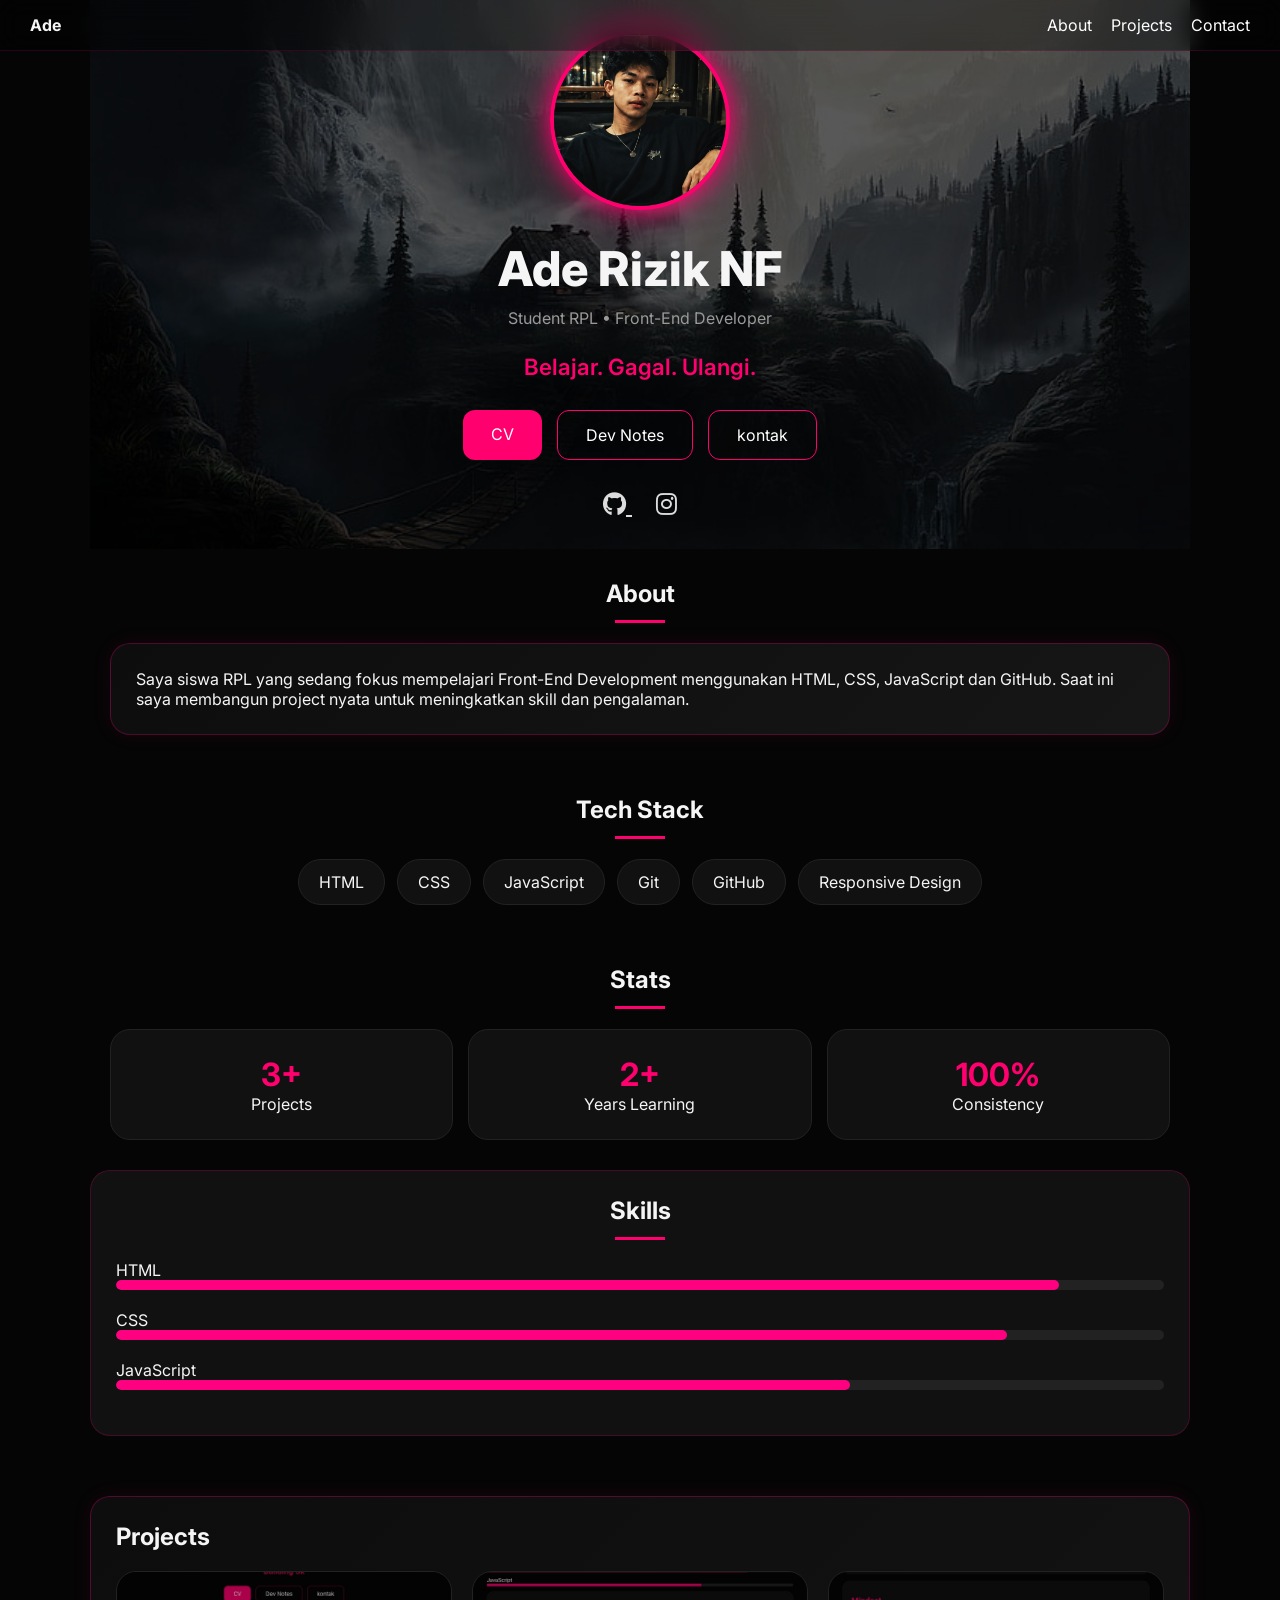
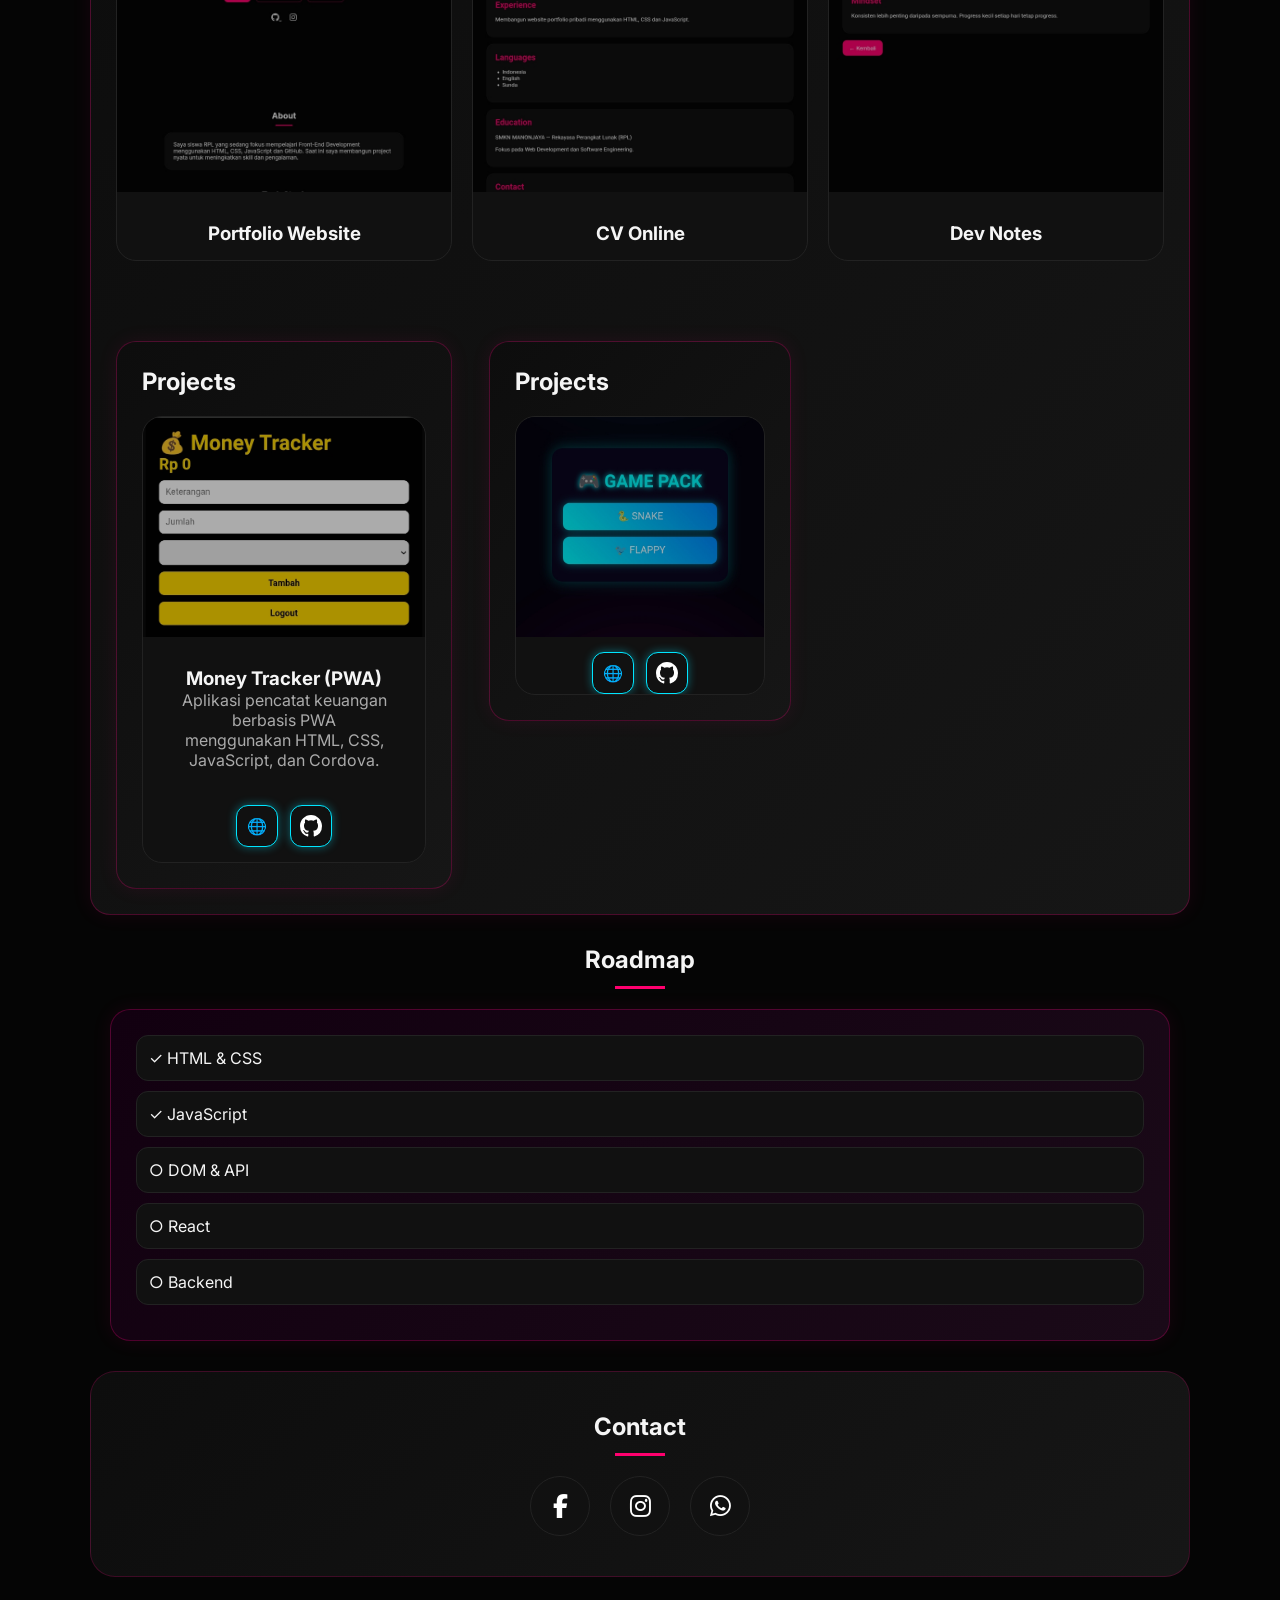
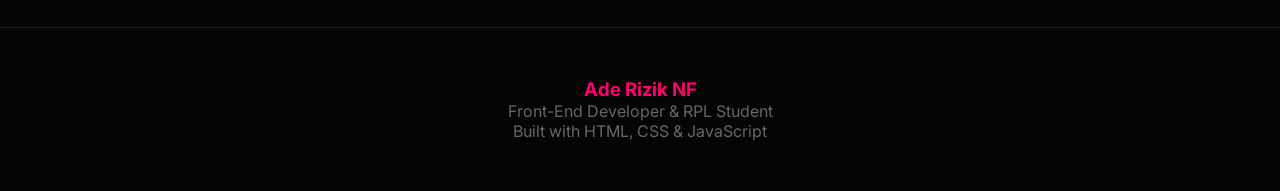
<file: index.html>
<!DOCTYPE html>
<html lang="id">
<head>
<meta charset="UTF-8">
<meta name="viewport" content="width=device-width,initial-scale=1.0">

<title>Ade Rizik NF</title>

<link rel="preconnect" href="https://fonts.googleapis.com">
<link href="https://fonts.googleapis.com/css2?family=Inter:wght@300;400;500;600;700;800&display=swap" rel="stylesheet">

<link rel="stylesheet"
href="https://cdnjs.cloudflare.com/ajax/libs/font-awesome/6.5.1/css/all.min.css">

<link rel="stylesheet" href="assets/css/main.css">
</head>

<body>
<nav>

<div class="logo">
  Ade
</div>

<div class="nav-links">
  <a href="#about">About</a>
  <a href="#projects">Projects</a>
  <a href="#contact">Contact</a>
</div>

</nav>

<section class="hero">

<div class="profile">
<img src="assets/img/profile.jpg" alt="Profile">
</div>

<h1>Ade Rizik NF</h1>

<p class="job">
Student RPL • Front-End Developer
</p>

<p id="typing"></p>


<div class="buttons">

  <a href="cv.html">
    CV
  </a>

  <a href="dev.html" class="outline">
    Dev Notes
  </a>
  <a href="#contact" class="outline">
    kontak
  </a>

</div>

<div class="socials">

<a href="https://github.com/rizik-09" target="_blank">
  <i class="fab fa-github"></i>
</a>

<a href="https://instagram.com/Ade_rizik" target="_blank">
  <i class="fab fa-instagram"></i>
</a>

</div>

</section>

<section class="reveal">

<h2 class="title">About</h2>

<div class="about-card">

<p>
Saya siswa RPL yang sedang fokus mempelajari
Front-End Development menggunakan HTML,
CSS, JavaScript dan GitHub.

Saat ini saya membangun project nyata
untuk meningkatkan skill dan pengalaman.
</p>

</div>

</section>

<section>
<h2 class="title">Tech Stack</h2>

<div class="stack">

<span>HTML</span>
<span>CSS</span>
<span>JavaScript</span>
<span>Git</span>
<span>GitHub</span>
<span>Responsive Design</span>

</div>
</section>
<section>

<h2 class="title">Stats</h2>

<div class="stats">

  <div class="stat">
    <h3>3+</h3>
    <p>Projects</p>
  </div>

  <div class="stat">
    <h3>2+</h3>
    <p>Years Learning</p>
  </div>

  <div class="stat">
    <h3>100%</h3>
    <p>Consistency</p>
  </div>

</div>

</section>

<section class="skills">

<h2 class="title">Skills</h2>

<div class="skill">

  <span>HTML</span>

  <div class="bar">
    <div class="progress html"></div>
  </div>

</div>

<div class="skill">

  <span>CSS</span>

  <div class="bar">
    <div class="progress css"></div>
  </div>

</div>

<div class="skill">

  <span>JavaScript</span>

  <div class="bar">
    <div class="progress js"></div>
  </div>

</div>

</section>


<section class="projects reveal">

<h2>Projects</h2>

<div class="project-grid">

  <div class="project-card">
    <img src="assets/img/web.jpg" alt="Portfolio Website">
    <div class="project-content">
      <h3>Portfolio Website</h3>
    </div>
  </div>

  <div class="project-card">
    <img src="assets/img/cv.jpg" alt="CV">
    <div class="project-content">
      <h3>CV Online</h3>
    </div>
  </div>

  <div class="project-card">
    <img src="assets/img/dev.jpg" alt="Dev Notes">
    <div class="project-content">
      <h3>Dev Notes</h3>
    </div>
  </div>

	<section class="projects reveal">
<h2>Projects</h2>

<div class="project-grid">
<div class="project-card">
  <img src="assets/img/mt.jpg" alt="Money Tracker PWA">
  <div class="project-content">
    <h3>Money Tracker (PWA)</h3>
    <p>
      Aplikasi pencatat keuangan berbasis PWA menggunakan
      HTML, CSS, JavaScript, dan Cordova.
    </p>

    <div class="project-links">

	  <a href="https://money-tracker-rizik.netlify.app" target="_blank" class="icon-btn">
    🌐
  </a>




  <a href="https://github.com/rizik-09/money-tracker.cordova.by-aderizik" target="_blank" class="icon-btn">
    <svg width="22" height="22" viewBox="0 0 16 16" fill="currentColor">
      <path d="M8 0C3.58 0 0 3.58 0 8a8 8 0 0 0 5.47 7.59c.4.07.55-.17.55-.38
      0-.19-.01-.82-.01-1.49-2.01.37-2.53-.49-2.69-.94-.09-.23-.48-.94-.82-1.13
      -.28-.15-.68-.52-.01-.53.63-.01 1.08.58 1.23.82.72 1.21 1.87.87 2.33.66
      .07-.52.28-.87.5-1.07-1.78-.2-3.64-.89-3.64-3.95
      0-.87.31-1.59.82-2.15-.08-.2-.36-1.02.08-2.12
      0 0 .67-.21 2.2.82a7.5 7.5 0 0 1 4 0c1.53-1.04 2.2-.82
      2.2-.82.44 1.1.16 1.92.08 2.12.51.56.82 1.27.82 2.15
      0 3.07-1.87 3.75-3.65 3.95.29.25.54.73.54 1.48
      0 1.07-.01 1.93-.01 2.19 0 .21.15.46.55.38A8.01 8.01 0 0 0 16 8
      c0-4.42-3.58-8-8-8z"/>
    </svg>
  </a>

    </div>
  </div>
</div>

</div>

</section>

<section class="projects reveal">
<h2>Projects</h2>

<div class="project-grid">
<div class="project-card">

<img src="assets/img/game.jpg" alt="Mini Game Pack">

<div class="project-links">
  <a href="https://game-rizik.netlify.app" target="_blank" class="icon-btn">
    🌐
  </a>

  <a href="https://github.com/rizik-09/game-pack" target="_blank" class="icon-btn">
    <svg width="22" height="22" viewBox="0 0 16 16" fill="currentColor">
      <path d="M8 0C3.58 0 0 3.58 0 8a8 8 0 0 0 5.47 7.59c.4.07.55-.17.55-.38
      0-.19-.01-.82-.01-1.49-2.01.37-2.53-.49-2.69-.94-.09-.23-.48-.94-.82-1.13
      -.28-.15-.68-.52-.01-.53.63-.01 1.08.58 1.23.82.72 1.21 1.87.87 2.33.66
      .07-.52.28-.87.5-1.07-1.78-.2-3.64-.89-3.64-3.95
      0-.87.31-1.59.82-2.15-.08-.2-.36-1.02.08-2.12
      0 0 .67-.21 2.2.82a7.5 7.5 0 0 1 4 0c1.53-1.04 2.2-.82
      2.2-.82.44 1.1.16 1.92.08 2.12.51.56.82 1.27.82 2.15
      0 3.07-1.87 3.75-3.65 3.95.29.25.54.73.54 1.48
      0 1.07-.01 1.93-.01 2.19 0 .21.15.46.55.38A8.01 8.01 0 0 0 16 8
      c0-4.42-3.58-8-8-8z"/>
    </svg>
  </a>
</div>
</div>
</div>
</div>
</section>


<section class="reveal">

<h2 class="title">Roadmap</h2>

<div class="roadmap">

  <div class="done">
    <span>✓</span>
    HTML & CSS
  </div>

  <div class="done">
    <span>✓</span>
    JavaScript
  </div>

  <div>
    <span>○</span>
    DOM & API
  </div>

  <div>
    <span>○</span>
    React
  </div>

  <div>
    <span>○</span>
    Backend
  </div>

</div>

</section>

<section id="contact" class="reveal">

<h2 class="title">Contact</h2>

<div class="contact-icons">

<a href="https://facebook.com/Rizik" target="_blank">
  <i class="fab fa-facebook-f"></i>
</a>

<a href="https://instagram.com/ade_rizik" target="_blank">
  <i class="fab fa-instagram"></i>
</a>

<a href="https://wa.me/6281223260069" target="_blank">
  <i class="fab fa-whatsapp"></i>
</a>

</div>

</section>


<script src="assets/js/typing.js"></script>
<script src="assets/js/scroll.js"></script>
<script src="assets/js/main.js"></script>


<footer>

<h3>Ade Rizik NF</h3>

<p>
Front-End Developer & RPL Student
</p>

<p>
Built with HTML, CSS & JavaScript
</p>

</footer>

<div id="modal" class="modal">
  <img id="modal-img">
</div>


</body>
</html>
</file>
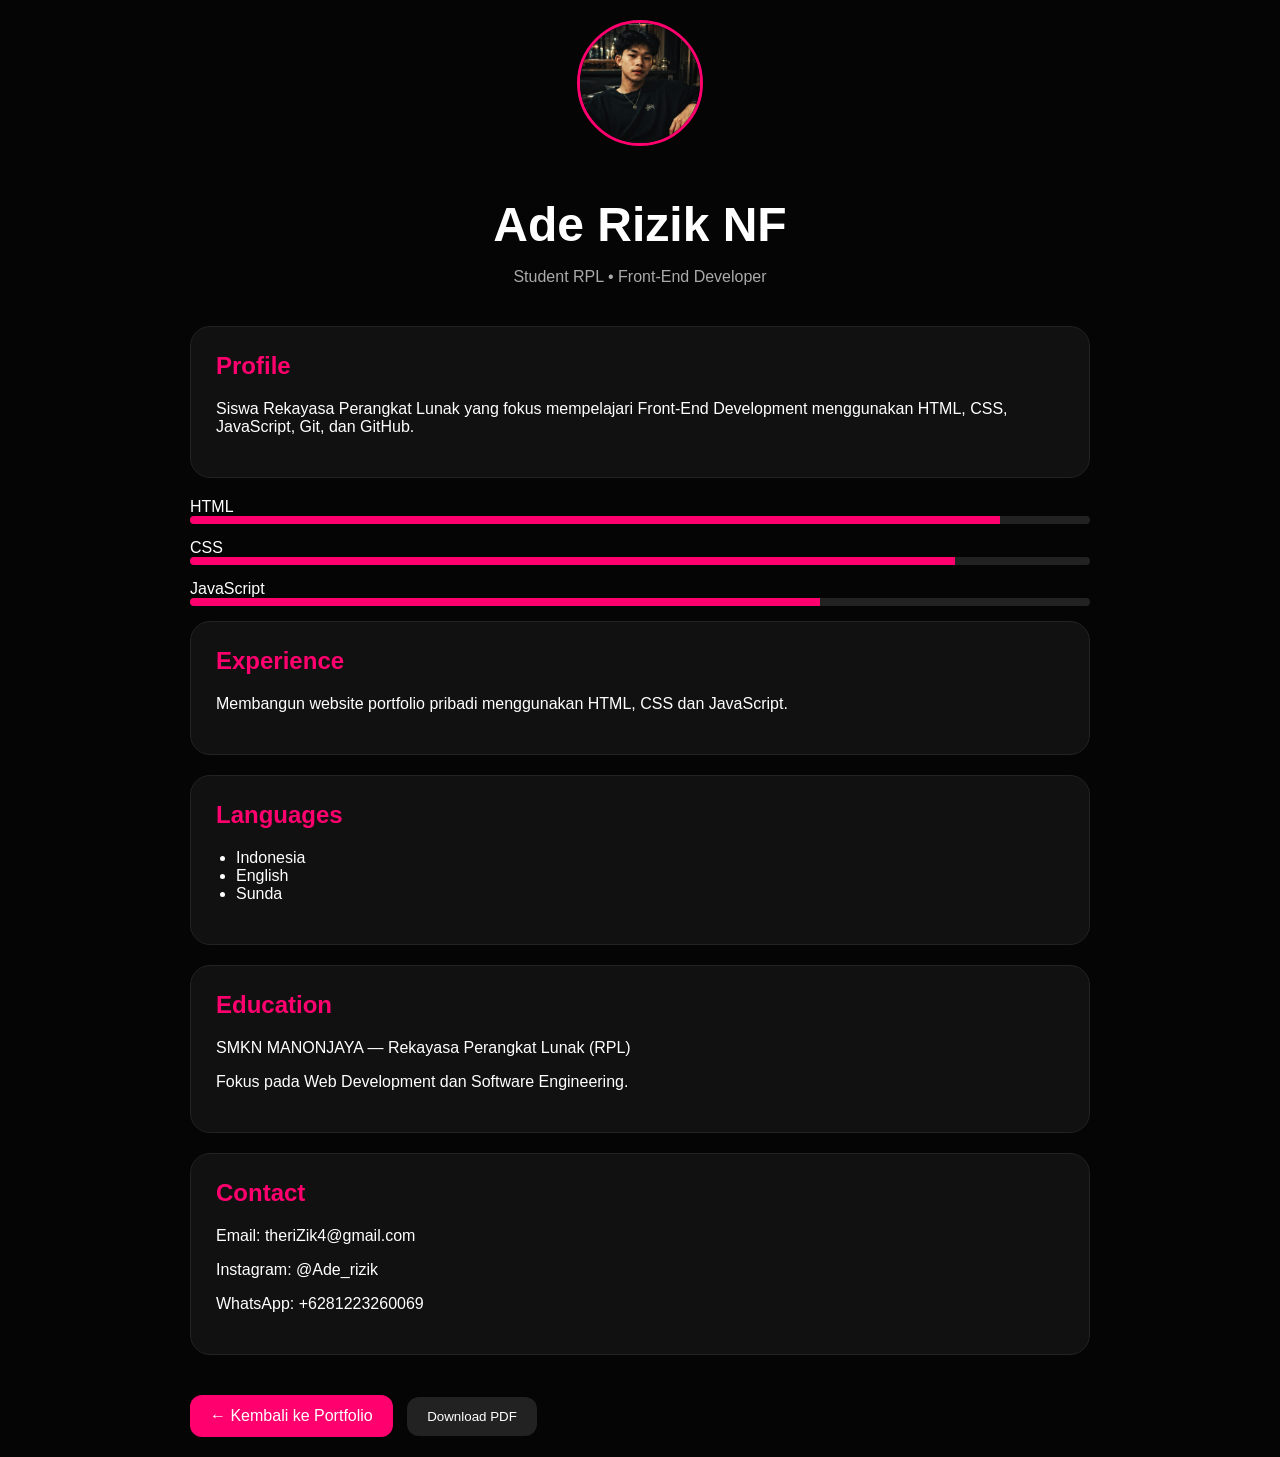
<file: cv.html>
<!DOCTYPE html>
<html lang="id">
<head>
<meta charset="UTF-8">
<meta name="viewport" content="width=device-width, initial-scale=1.0">

<title>CV - Ade Rizik NF</title>

<link rel="stylesheet" href="assets/css/cv.css">
</head>

<body>

<div class="cv-container">

  <div class="cv-header">
<img src="assets/img/profile.jpg" class="cv-photo">
    <h1>Ade Rizik NF</h1>
    <p>Student RPL • Front-End Developer</p>
  </div>

  <div class="cv-section">
    <h2>Profile</h2>

    <p>
      Siswa Rekayasa Perangkat Lunak yang fokus
      mempelajari Front-End Development menggunakan
      HTML, CSS, JavaScript, Git, dan GitHub.
    </p>
  </div>

  <div class="skill">
  <span>HTML</span>
  <div class="bar"><div style="width:90%"></div></div>
</div>

<div class="skill">
  <span>CSS</span>
  <div class="bar"><div style="width:85%"></div></div>
</div>

<div class="skill">
  <span>JavaScript</span>
  <div class="bar"><div style="width:70%"></div></div>
</div>

  <div class="cv-section">
    <h2>Experience</h2>

    <p>
      Membangun website portfolio pribadi
      menggunakan HTML, CSS dan JavaScript.
    </p>
  </div>

  <div class="cv-section">
    <h2>Languages</h2>

    <ul>
      <li>Indonesia</li>
      <li>English</li>
      <li>Sunda</li>
    </ul>
  </div>
<div class="cv-section">
  <h2>Education</h2>

  <p>
    SMKN MANONJAYA — Rekayasa Perangkat Lunak (RPL)
  </p>

  <p>
    Fokus pada Web Development dan Software Engineering.
  </p>
</div>

  <div class="cv-section">
    <h2>Contact</h2>

    <p>Email: theriZik4@gmail.com</p>
    <p>Instagram: @Ade_rizik</p>
    <p>WhatsApp: +6281223260069</p>
  </div>

  <a href="index.html" class="back-btn">
    ← Kembali ke Portfolio
  </a>
<button onclick="window.print()" class="print-btn">
  Download PDF
</button>

</div>

</body>
</html>
</file>
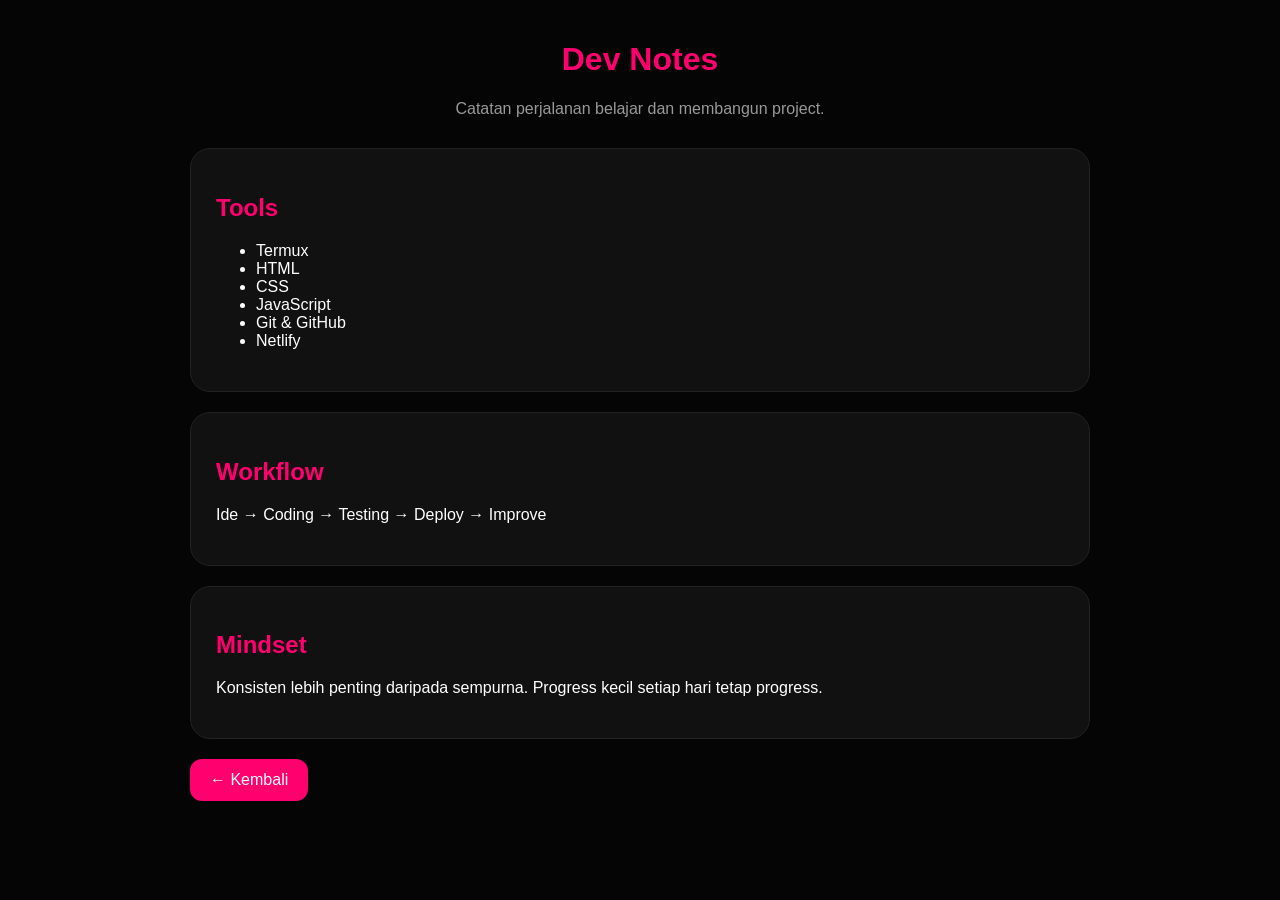
<file: dev.html>
<!DOCTYPE html>
<html lang="id">
<head>
<meta charset="UTF-8">
<meta name="viewport" content="width=device-width, initial-scale=1.0">

<title>Dev Notes</title>

<link rel="stylesheet" href="assets/css/dev.css">
</head>
<body>

<div class="dev-container">

<h1>Dev Notes</h1>

<p class="subtitle">
Catatan perjalanan belajar dan membangun project.
</p>

<div class="dev-card">
  <h2>Tools</h2>

  <ul>
    <li>Termux</li>
    <li>HTML</li>
    <li>CSS</li>
    <li>JavaScript</li>
    <li>Git & GitHub</li>
    <li>Netlify</li>
  </ul>
</div>

<div class="dev-card">
  <h2>Workflow</h2>

  <p>
  Ide → Coding → Testing → Deploy → Improve
  </p>
</div>

<div class="dev-card">
  <h2>Mindset</h2>

  <p>
  Konsisten lebih penting daripada sempurna.
  Progress kecil setiap hari tetap progress.
  </p>
</div>

<a href="index.html" class="back-btn">
  ← Kembali
</a>

</div>

</body>
</html>
</file>
<file: assets/css/main.css>
:root{
  --bg:#050505;
  --card:#0f0f0f;
  --text:#f5f5f5;
  --muted:#9a9a9a;
  --accent:#ff006e;
}

*{
  margin:0;
  padding:0;
  box-sizing:border-box;
  font-family:'Inter',sans-serif;
}

html{
  scroll-behavior:smooth;
}

body{
body::before{
  content:"";
  position:fixed;
  inset:0;

  background:
  radial-gradient(
    circle at top center,
    rgba(255,0,110,.15),
    transparent 50%
  );

  pointer-events:none;
}
  background:var(--bg);
  color:var(--text);
}

/* HERO */

.hero *{
  position:relative;
  z-index:1;
}


.hero{
background:url('../img/bg.jpg');
background-size:cover;
background-position:center;
background-repeat:no-repeat;
position:relative;

padding-top:100px;

  min-height:45vh;
  display:flex;
  flex-direction:column;
  align-items:center;
  justify-content:center;
  text-align:center;
  padding:30px;
}

.hero::before{
  content:"";
  position:absolute;
  inset:0;
  background:rgba(0,0,0,.65);
}


.profile img{
  width:180px;
  height:180px;
  object-fit:cover;
  border-radius:50%;
  border:4px solid var(--accent);

  box-shadow:
  0 0 25px var(--accent),
  0 0 60px rgba(255,0,110,.3);
}

.hero h1{
  margin-top:25px;
  font-size:3rem;
  font-weight:800;
}

.job{
  color:var(--muted);
  margin-top:10px;
}

#typing{
  margin-top:25px;
  font-size:1.4rem;
  color:var(--accent);
  font-weight:600;
}

/* BUTTON */

.buttons{
  display:flex;
  gap:15px;
  margin-top:30px;
}

.buttons a{
  text-decoration:none;
  color:white;
  padding:14px 28px;
  border-radius:12px;
  background:var(--accent);
  transition:.3s;
}

.buttons a:hover{
  transform:translateY(-3px);
}

.outline{
  background:transparent !important;
  border:1px solid var(--accent);
}

/* SOCIAL */

.socials{
  margin-top:30px;
}

.socials a{
  color:#ddd;
  font-size:24px;
  margin:0 12px;
  transition:.3s;
}

.socials a:hover{
  color:#ff006e;
}

/* SECTION */

section{
  max-width:1100px;
  margin:auto;
  padding:30px 20px;
}

.title{
  text-align:center;
  margin-bottom:20px;
}

.title::after{
  content:"";
  width:50px;
  height:3px;
  background:var(--accent);
  display:block;
  margin:12px auto;
}

.about{
  max-width:700px;
  margin:auto;
  text-align:center;
  line-height:1.8;
}

.about-card{
    background:linear-gradient(
        135deg,
        #0d0d0d,
        #161616
    );

    border:1px solid rgba(255,0,128,.25);

    box-shadow:0 0 20px rgba(255,0,128,.08);

    border-radius:20px;

    padding:25px;
}

.about-card:hover{
    border-color:#ff0080;

    box-shadow:0 0 25px rgba(255,0,128,.2);

    transform:translateY(-5px);

    transition:.3s;
}



/* STACK */

.stack{
  display:flex;
  flex-wrap:wrap;
  justify-content:center;
  gap:12px;
}

.stack span{
  background:#111;
  border:1px solid #222;
  padding:12px 20px;
  border-radius:999px;
}

/* PROJECT */

.projects-grid{
  display:grid;
  gap:20px;
}

.projects{
    background:linear-gradient(
        135deg,
        #0d0d0d,
        #161616
    );

    border:1px solid rgba(255,0,128,.25);

    box-shadow:0 0 20px rgba(255,0,128,.08);

    border-radius:20px;

    padding:25px;
}

.project{
  background:#111;
  border:1px solid #222;
  border-radius:20px;
  padding:25px;
  transition:.3s;
}

.project:hover{
  transform:translateY(-5px);
  border-color:#ff006e;
}
.project-card{
    background:#111;
    border:1px solid #222;
    transition:.3s;
}

.project-card:hover{
    border-color:#ff0080;
    box-shadow:0 0 25px rgba(255,0,128,.2);
    transform:translateY(-5px);
}


.project h3{
  margin-bottom:15px;
}

.project p{
  color:#aaa;
  line-height:1.7;
}

.project a{
  display:inline-block;
  margin-top:20px;
  text-decoration:none;
  color:white;
  background:#ff006e;
  padding:10px 18px;
  border-radius:10px;
}
.roadmap{
  background:linear-gradient(
    135deg,
    #1e1b4b,
    #312e81
  );
  padding:30px;
  border-radius:20px;
}

.roadmap{
    background:linear-gradient(
        135deg,
        #120010,
        #1a0a18
    );

    border:1px solid rgba(255,0,128,.25);

    border-radius:20px;

    padding:25px;

    box-shadow:0 0 20px rgba(255,0,128,.08);
}


.roadmap div{
    background:#111;
    border:1px solid #222;
    border-radius:12px;
    padding:12px;
    margin-bottom:10px;
}


.done{
    border-left:4px solid #ff0080;
}


.contact-card{
  max-width:600px;
  margin:auto;
  background:#111;
  border:1px solid #222;
  border-radius:20px;
  padding:30px;
  text-align:center;
}

.contact-card h3{
  margin-bottom:10px;
}

.contact-card p{
  color:#fff;
  margin-bottom:10px;
}

.contact-card small{
  color:#999;
}
footer{
  text-align:center;
  padding:40px 20px;
  color:#666;
}


nav{
    position:fixed;
    top:0;
    left:0;
    width:100%;

    display:flex;
    justify-content:space-between;
    align-items:center;

    padding:15px 30px;

    background:rgba(0,0,0,.35);

    backdrop-filter:blur(12px);

    border-bottom:1px solid rgba(255,0,128,.15);

    z-index:999;
}

nav a{
    color:#fff;
    text-decoration:none;
    transition:.3s;
}


nav a:hover{
    color:#ff0080;
}


.logo{
  font-weight:700;
}

.nav-links a{
  color:white;
  text-decoration:none;
  margin-left:15px;
}

.nav-links a:hover{
  color:#ff006e;
}
.hidden-section{
  opacity:0;
  transform:translateY(40px);
  transition:.8s;
}

.show{
  opacity:1;
  transform:translateY(0);
}
@media(max-width:768px){

.hero h1{
  font-size:2.3rem;
}

.profile img{
  width:140px;
  height:140px;
}

.buttons{
  flex-direction:column;
  width:100%;
}

.buttons a{
  width:100%;
  text-align:center;
}

.nav-links{
  display:none;
}

} 
.contact-grid{
  display:grid;
  gap:15px;
  max-width:500px;
  margin:auto;
}

.contact-item{
  text-decoration:none;
  color:white;
  background:#111;
  border:1px solid #222;
  padding:16px;
  border-radius:15px;
  text-align:center;
  transition:.3s;
}

.contact-item:hover{
  border-color:#ff006e;
  transform:translateY(-3px);
}
.stats{
  display:grid;
  grid-template-columns:repeat(3,1fr);
  gap:15px;
}

.stat{
  background:#111;
  border:1px solid #222;
  border-radius:20px;
  padding:25px;
  text-align:center;
}

.stat h3{
  color:#ff006e;
  font-size:2rem;
}

footer{
  margin-top:50px;
  padding:50px 20px;
  text-align:center;
  border-top:1px solid #222;
}

footer h3{
  color:#ff006e;
}

.projects{
  margin-top:60px;
}

.project-card{
  background:#111;
  border:1px solid #222;
  border-radius:20px;
  overflow:hidden;
  margin-top:20px;
}

.project-card img{
  width:100%;
  display:block;
}

.project-card h3{
  padding:15px 20px 0;
}

.project-card p{
  padding:0 20px 20px;
  color:#aaa;
}

.projects{
  margin-top:60px;
}

.project-card{
  background:#111;
  border:1px solid #222;
  border-radius:20px;
  overflow:hidden;
  margin-top:20px;
}

.project-card img{
  width:100%;
  height:220px;
  object-fit:cover;
  display:block;
}

.project-content{
  padding:20px;
}

.project-content h3{
  margin-top:0;
}

.project-content p{
  color:#aaa;
}

.project-grid{
  display:grid;
  grid-template-columns:repeat(auto-fit,minmax(250px,1fr));
  gap:20px;
}

.project-card{
  overflow:hidden;
  border-radius:20px;
  cursor:pointer;
  transition:0.4s;
  background:#111;
  border:1px solid #222;
}

.project-card img{
  width:100%;
  height:220px;
  object-fit:cover;
  display:block;
  transition:0.4s;
}

.project-content{
  padding:15px;
  text-align:center;
}

/* Efek saat disentuh/hover */

.project-card:hover{
  transform:translateY(-10px);
  box-shadow:0 15px 30px rgba(0,0,0,.4);
}

.project-card:hover img{
  transform:scale(1.15);
}

.modal{
  display:none;
  position:fixed;
  inset:0;
  background:rgba(0,0,0,.9);
  justify-content:center;
  align-items:center;
  z-index:999;
}

.modal img{
  max-width:90%;
  max-height:90%;
  border-radius:15px;
}

#contact{
    background:linear-gradient(
        135deg,
        #0d0d0d,
        #161616
    );

    border:1px solid rgba(255,0,128,.2);

    border-radius:25px;

    padding:40px 20px;
}

.contact-icons{
    display:flex;
    justify-content:center;
    gap:20px;
    margin-top:20px;
}

.contact-icons a{
    width:60px;
    height:60px;
    display:flex;
    align-items:center;
    justify-content:center;

    background:#111;
    border:1px solid #222;
    border-radius:50%;

    color:#fff;
    text-decoration:none;
    font-size:24px;

    transition:.3s;
}

.contact-icons a:hover{
    transform:translateY(-5px);
    border-color:#ff0080;
    color:#ff0080;
    box-shadow:0 0 20px rgba(255,0,128,.3);
}


.reveal{
    opacity:1;
    transform:none;
}


.reveal.active{
    opacity:1;
    transform:translateY(0);
}

.skills{
    background:#111;
    border:1px solid rgba(255,0,128,.2);
    border-radius:20px;
    padding:25px;
}

.skill{
    margin:20px 0;
}

.bar{
    width:100%;
    height:10px;
    background:#222;
    border-radius:20px;
    overflow:hidden;
}

.progress{
    height:100%;
    background:#ff0080;
    border-radius:20px;
}

.html{
    width:90%;
}

.css{
    width:85%;
}

.js{
    width:70%;
}


@media (max-width:768px){

    nav{
        padding:15px;
    }

    .hero h1{
        font-size:32px;
    }

    .buttons{
        flex-direction:column;
    }

    .about-card,
    .skills,
    .projects,
    .roadmap,
    #contact{
        padding:20px;
    }

}

.project-links{
  display:flex;
  justify-content:center;
  gap:12px;
  margin-top:15px;
}

.icon-btn{
  width:42px;
  height:42px;
  display:flex;
  align-items:center;
  justify-content:center;
  text-decoration:none;
  color:white;
  background:#111;
  border:1px solid #00e5ff;
  border-radius:12px;
  transition:.3s;
  box-shadow:0 0 10px rgba(0,229,255,.4);
}

.icon-btn:hover{
  transform:translateY(-3px);
  background:#00e5ff;
  color:#000;
  box-shadow:0 0 20px #00e5ff;
}
</file>
<file: assets/css/cv.css>
body{
  background:#050505;
  color:#fff;
  font-family:Inter,sans-serif;
  margin:0;
  padding:20px;
}

.cv-container{
  max-width:900px;
  margin:auto;
}

.cv-header{
  text-align:center;
  margin-bottom:40px;
}

.cv-header h1{
  font-size:3rem;
  margin-bottom:10px;
}

.cv-header p{
  color:#aaa;
}

.cv-section{
  background:#111;
  border:1px solid #222;
  border-radius:20px;
  padding:25px;
  margin-bottom:20px;
}

.cv-section h2{
  color:#ff006e;
  margin-top:0;
}

.cv-section ul{
  padding-left:20px;
}

.back-btn{
  display:inline-block;
  margin-top:20px;
  background:#ff006e;
  color:white;
  text-decoration:none;
  padding:12px 20px;
  border-radius:12px;
}
.print-btn{
  background:#222;
  color:white;
  border:none;
  padding:12px 20px;
  border-radius:12px;
  margin-left:10px;
  cursor:pointer;
}

.cv-photo{
  width:120px;
  height:120px;
  border-radius:50%;
  object-fit:cover;
  border:3px solid #ff006e;
  margin-bottom:15px;
}

.skill{
  margin-bottom:15px;
}

.bar{
  height:8px;
  background:#222;
  border-radius:999px;
  overflow:hidden;
}

.bar div{
  height:100%;
  background:#ff006e;
}
</file>
<file: assets/css/dev.css>
body{
  background:#050505;
  color:white;
  font-family:Inter,sans-serif;
  margin:0;
  padding:20px;
}

.dev-container{
  max-width:900px;
  margin:auto;
}

h1{
  text-align:center;
  color:#ff006e;
}

.subtitle{
  text-align:center;
  color:#999;
  margin-bottom:30px;
}

.dev-card{
  background:#111;
  border:1px solid #222;
  border-radius:20px;
  padding:25px;
  margin-bottom:20px;
}

.dev-card h2{
  color:#ff006e;
}

.back-btn{
  display:inline-block;
  text-decoration:none;
  background:#ff006e;
  color:white;
  padding:12px 20px;
  border-radius:12px;
}
</file>
